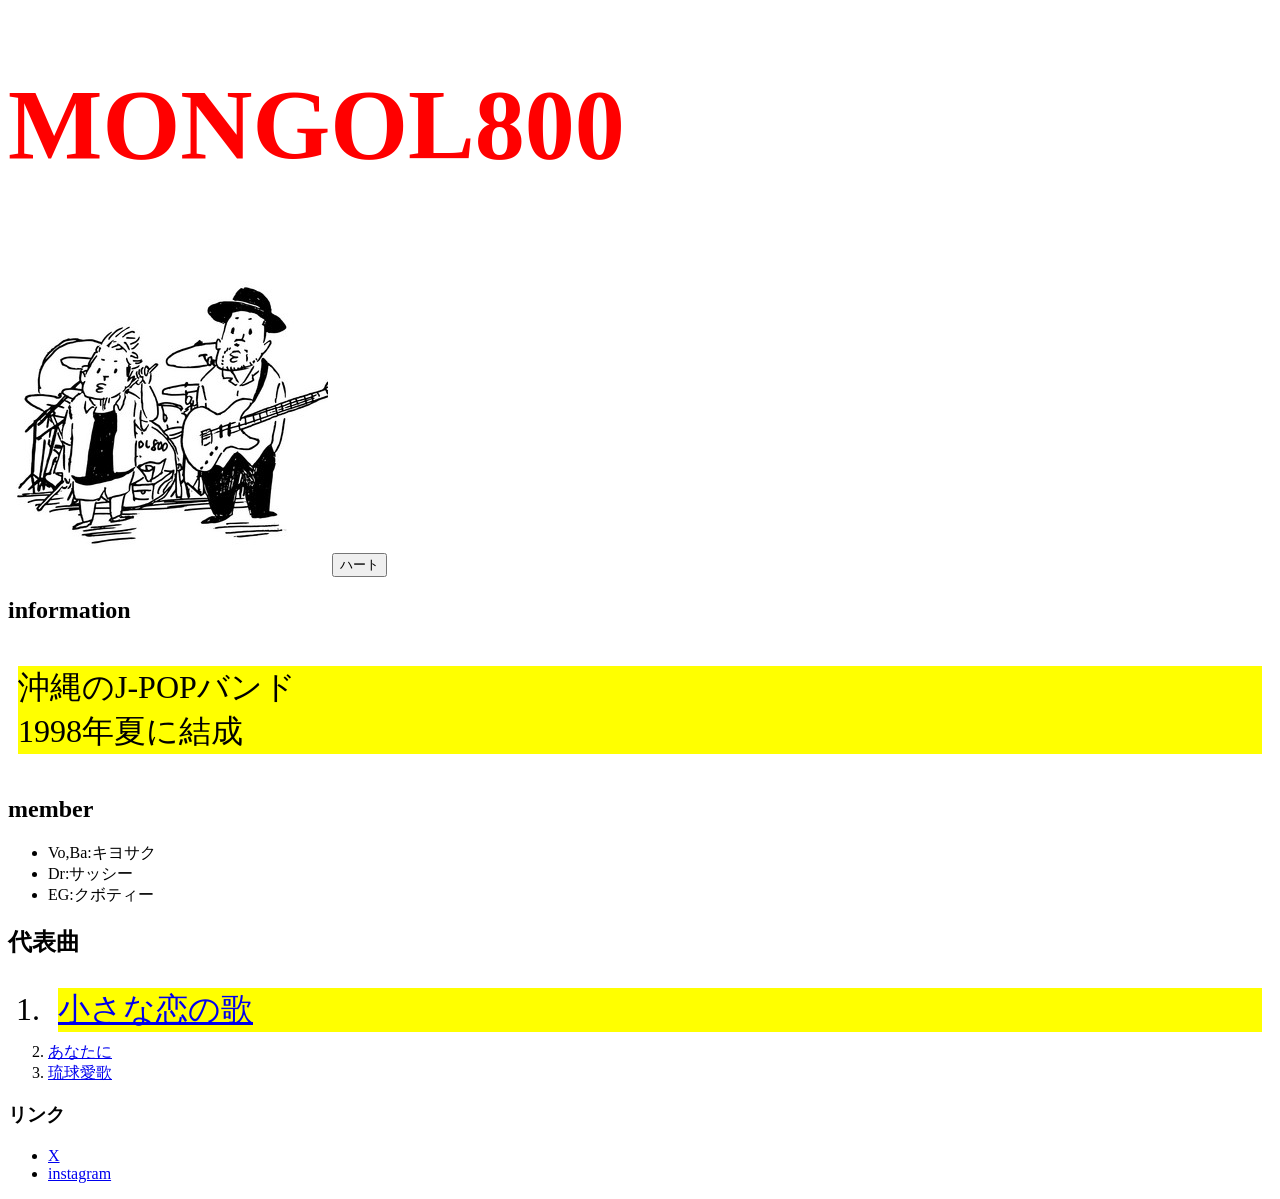
<file: web/practice/MONGOL800_1/index.html>
<!DOCTYPE html>
<html lang = 'ja'>
    <head>
        <!--文字コード設定-->
        <meta charset="UTF-8">
        <!--スマホ対応-->
        <meta name='viewport' content='width=device-width,initial-scale=1.0'>  
        <title> MONGOL800 </title>
        <!--説明-->
        <meta name="description" content="this is a MONGOL800!!">
        <!--css,jsファイル読み込み-->
        <link rel="stylesheet" href="style.css">
        <script src="script.js" defer></script>
    </head>

    <body>
        <h1>MONGOL800</h1>
        <img src='img_mongol800.jpg' alt="MONGOL800のイメージ">
        <button id="button_heart">ハート</button>

        <h2>information</h2>
        <p class='markup'>
            沖縄のJ-POPバンド<br>
            1998年夏に結成<br>
        </p>

        <h2>member</h2>
        <p>
            <ul>
                <li>Vo,Ba:キヨサク</li>
                <li>Dr:サッシー</li>
                <li>EG:クボティー</li>
            </ul>
        </p>

        <h2>代表曲</h2>
        <p>
            <ol>
                <li class="markup"><a href='https://www.youtube.com/watch?v=JoJ6lnF07U4'>小さな恋の歌</a></li>
                <li><a href='https://www.youtube.com/watch?v=lWbJFp_OSSg'>あなたに</a></li>
                <li><a href="https://www.youtube.com/watch?v=fuu0sY6ho0g">琉球愛歌</a></li>
            </ol>
        </p>

        <h3>リンク</h3>
        <p>
            <ul>
                <li><a href="https://x.com/MONGOL800_info">X</a></li>
                <li><a href="https://www.instagram.com/mongol800_official/">instagram</a></li>
            </ul>
        </p>


    </body>
</html>
</file>
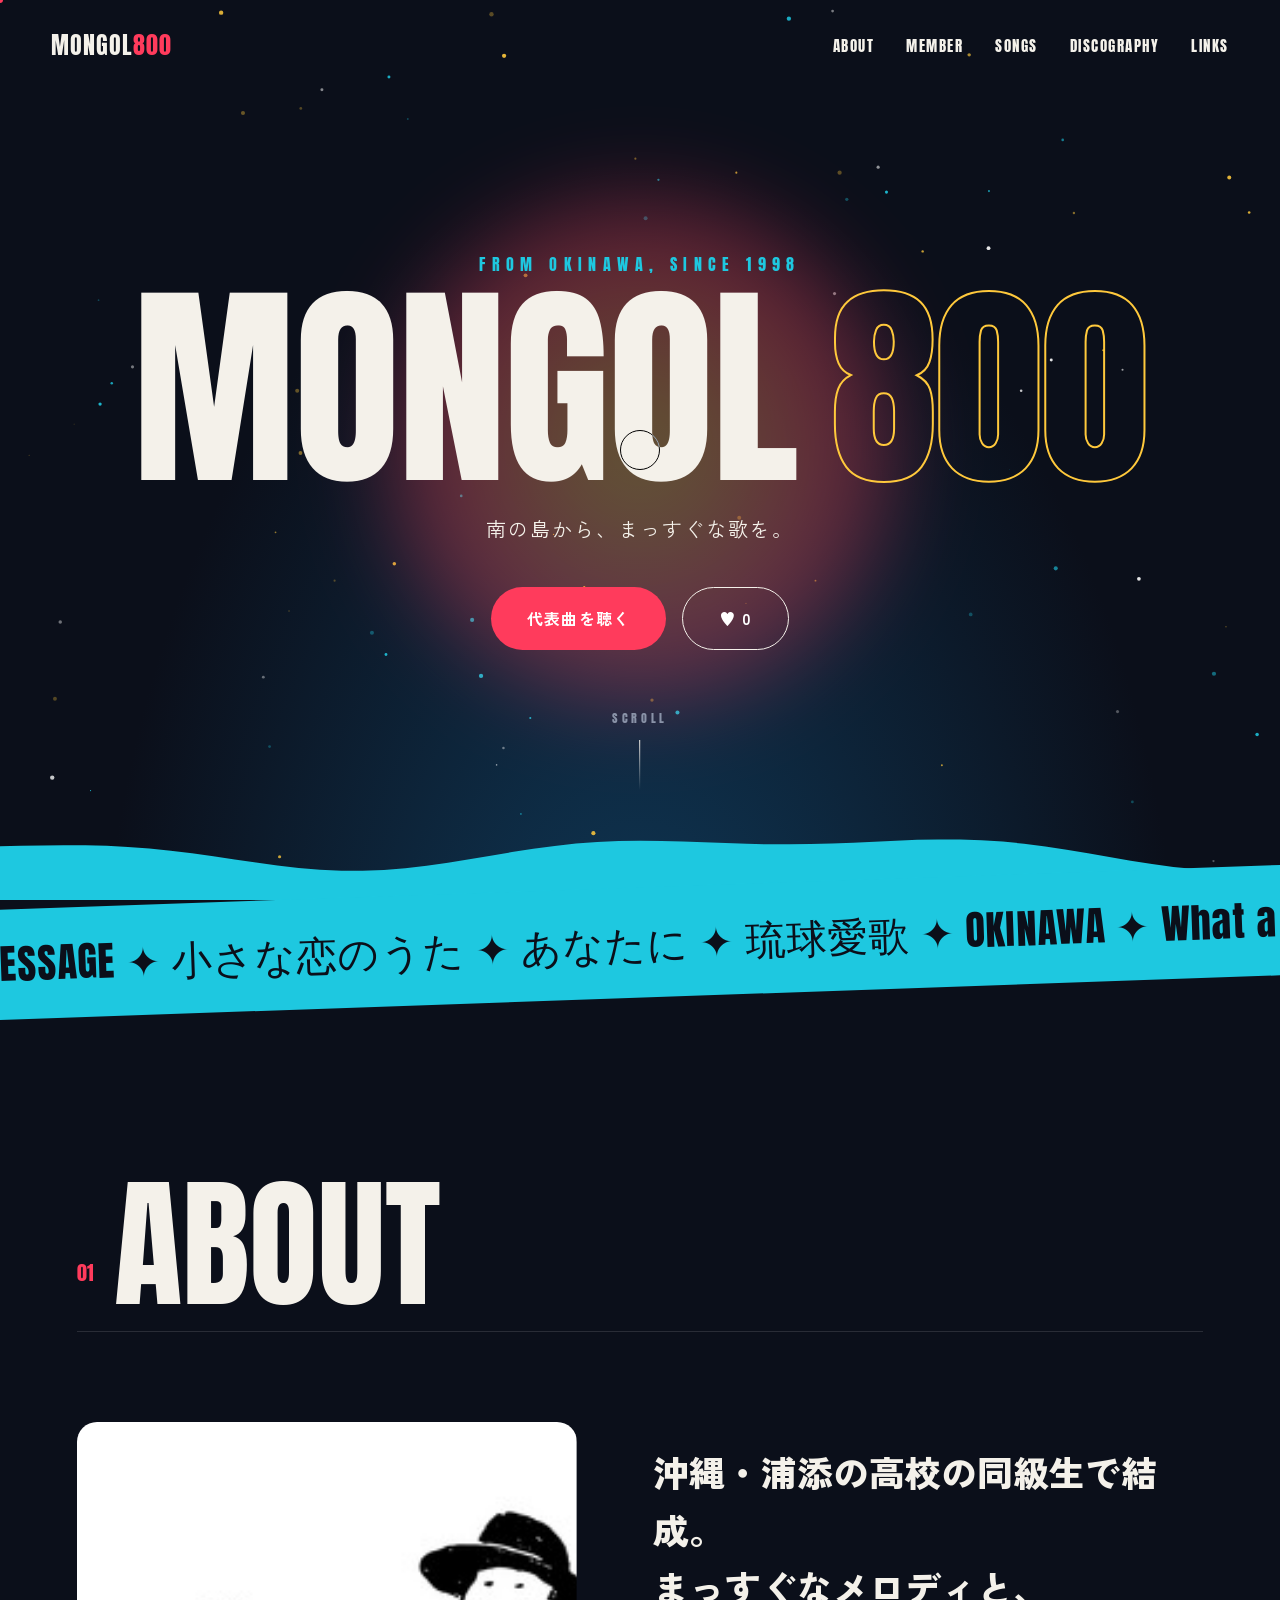
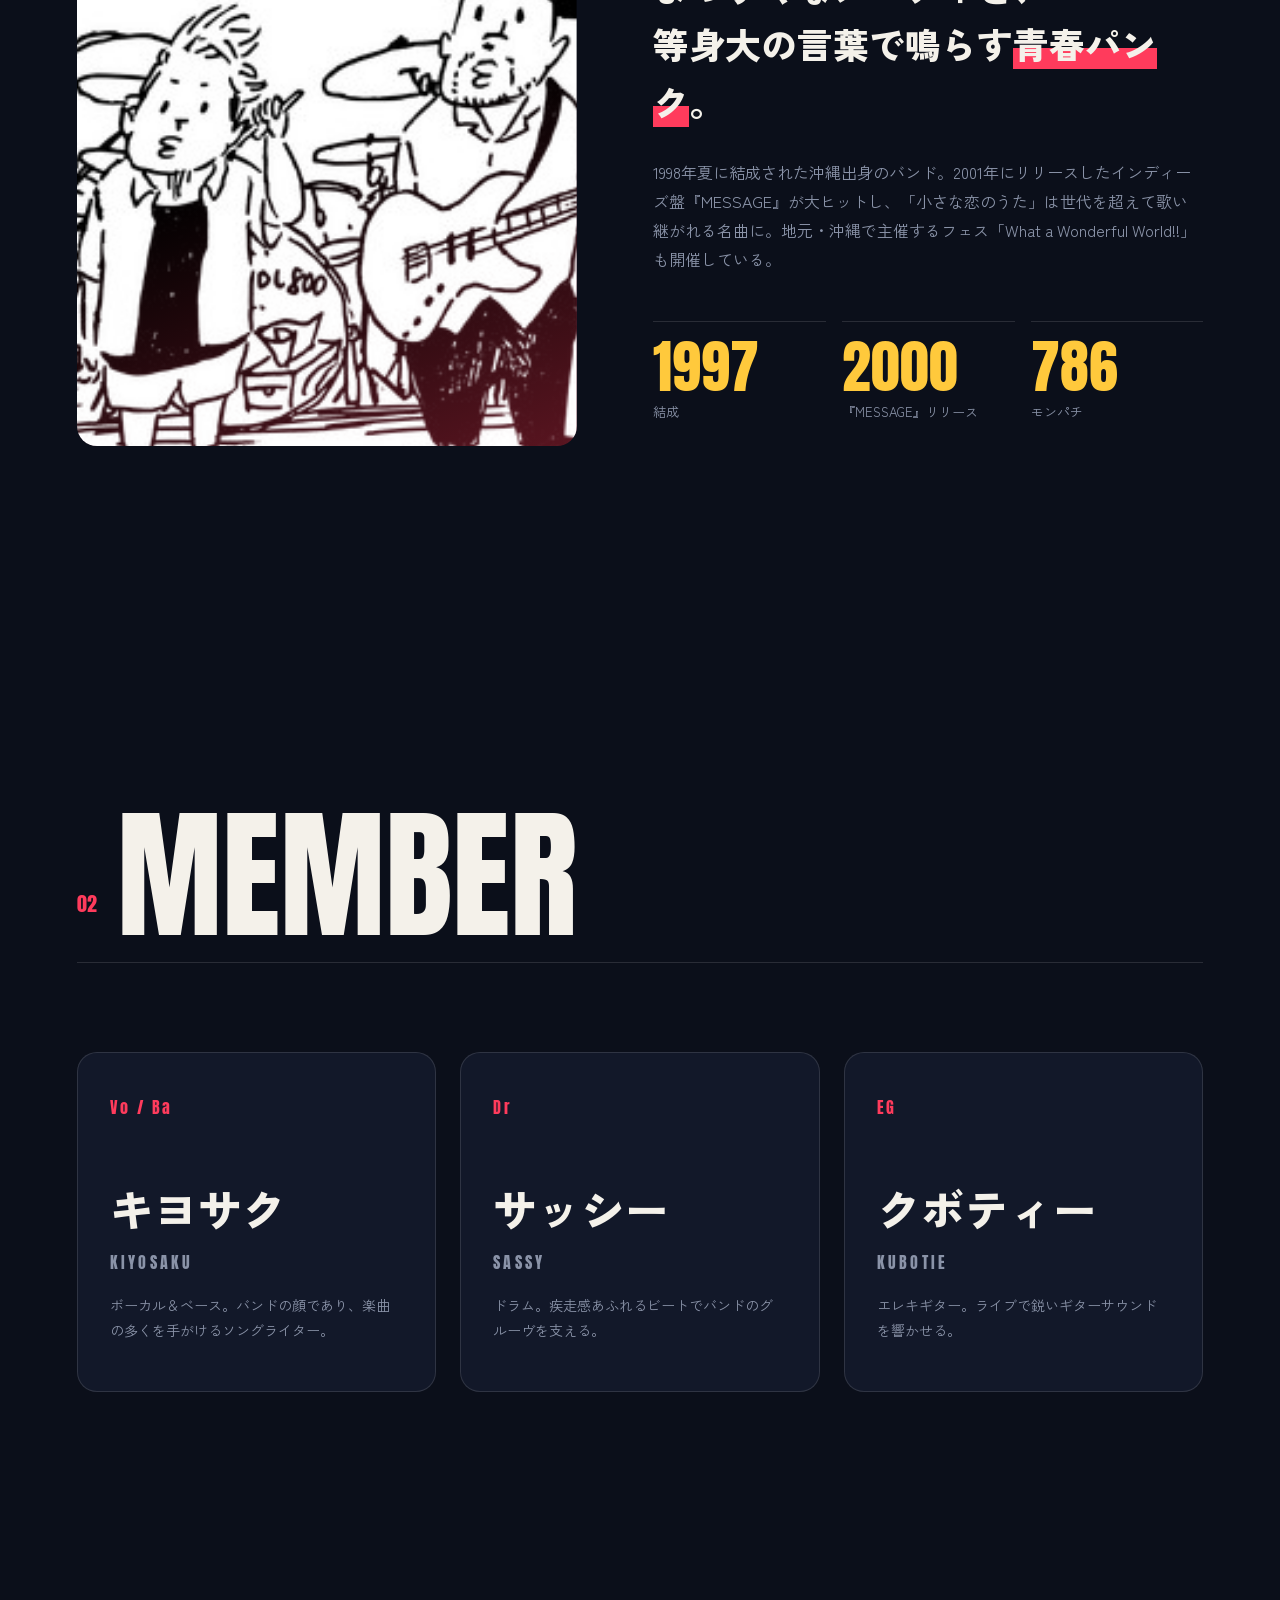
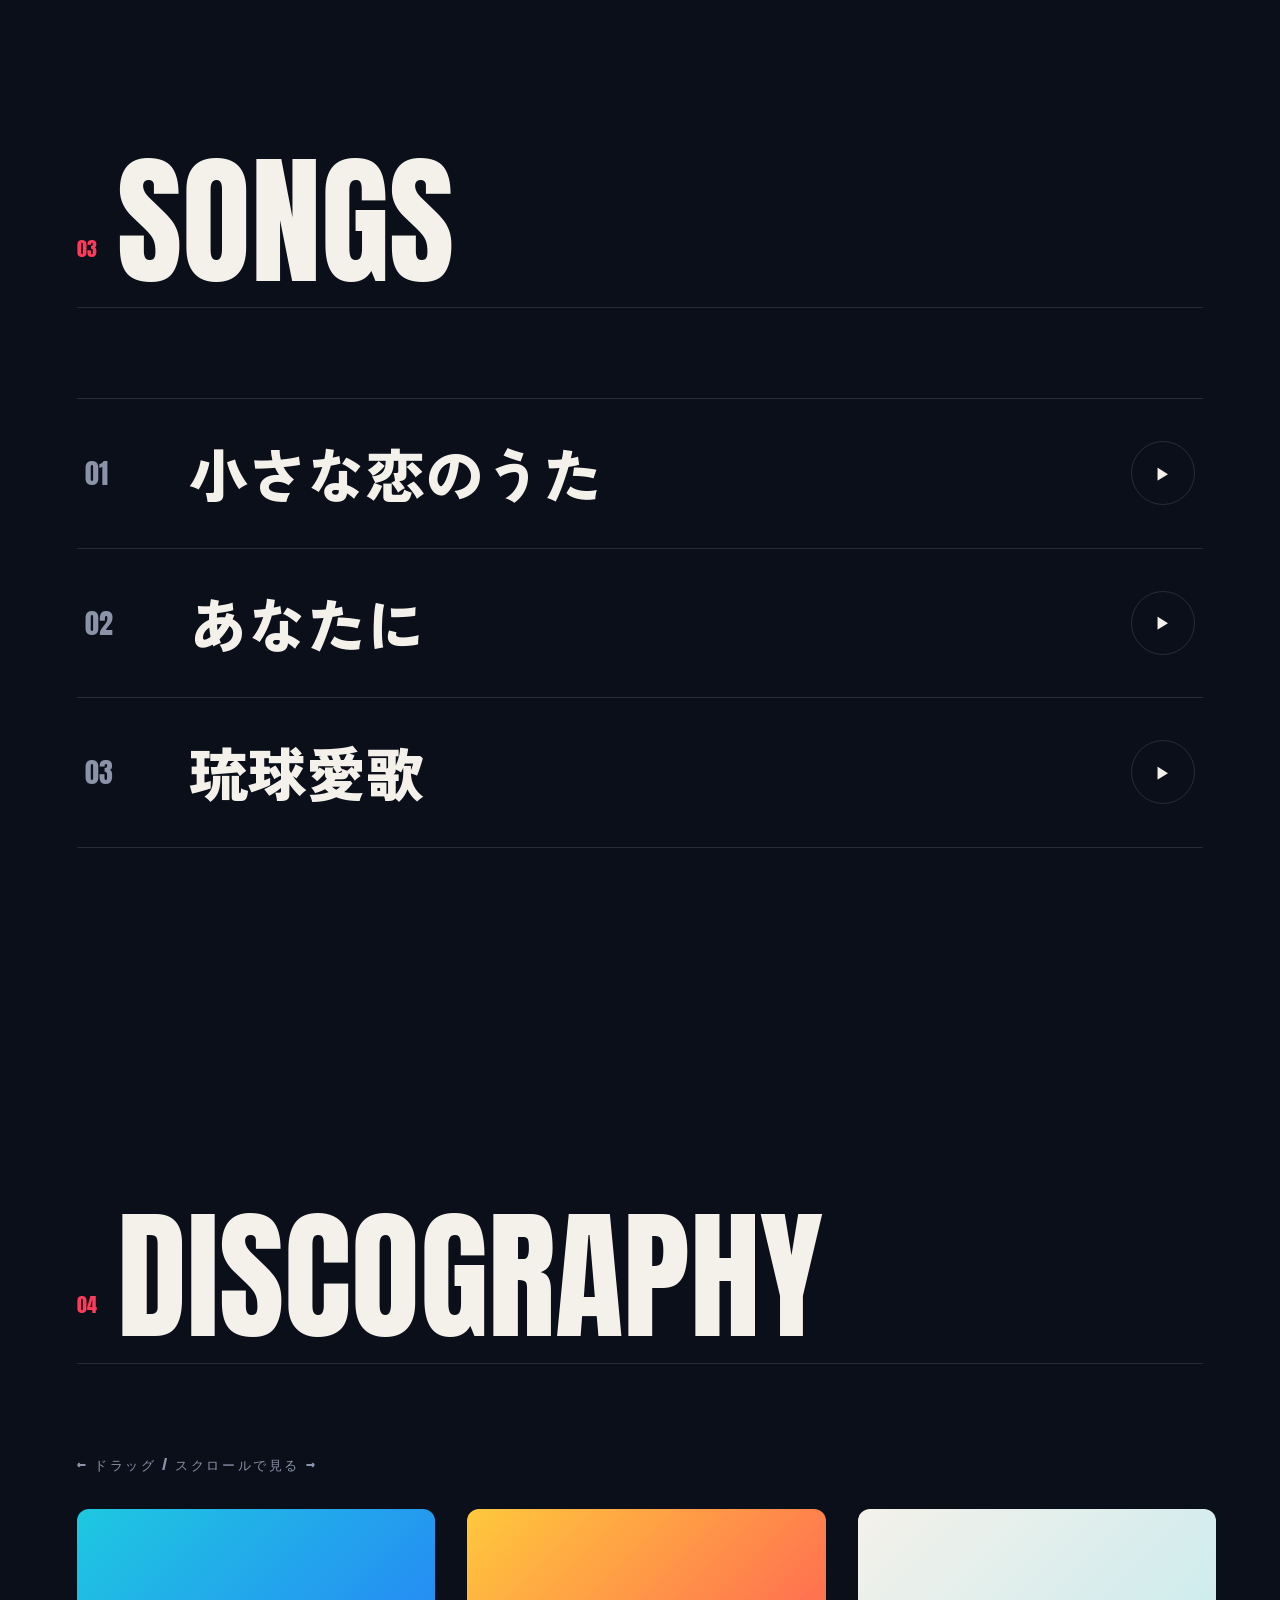
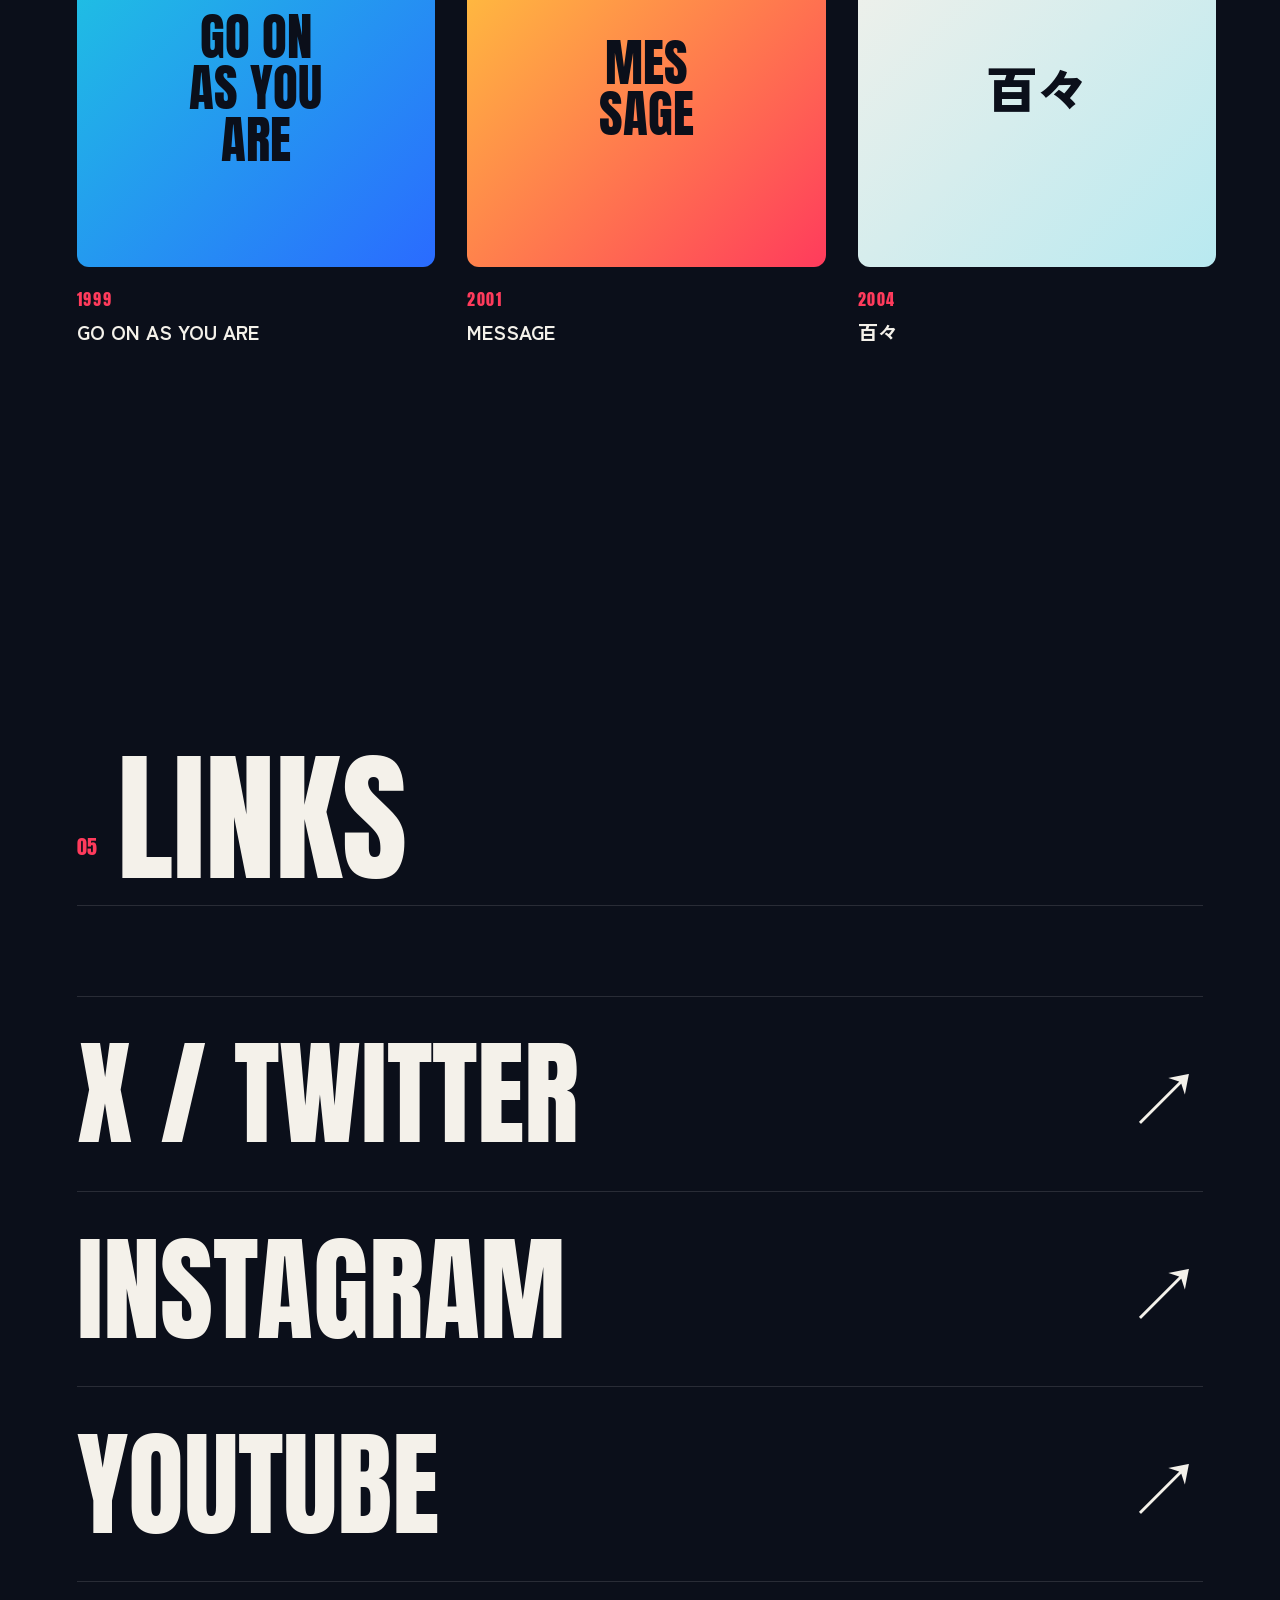
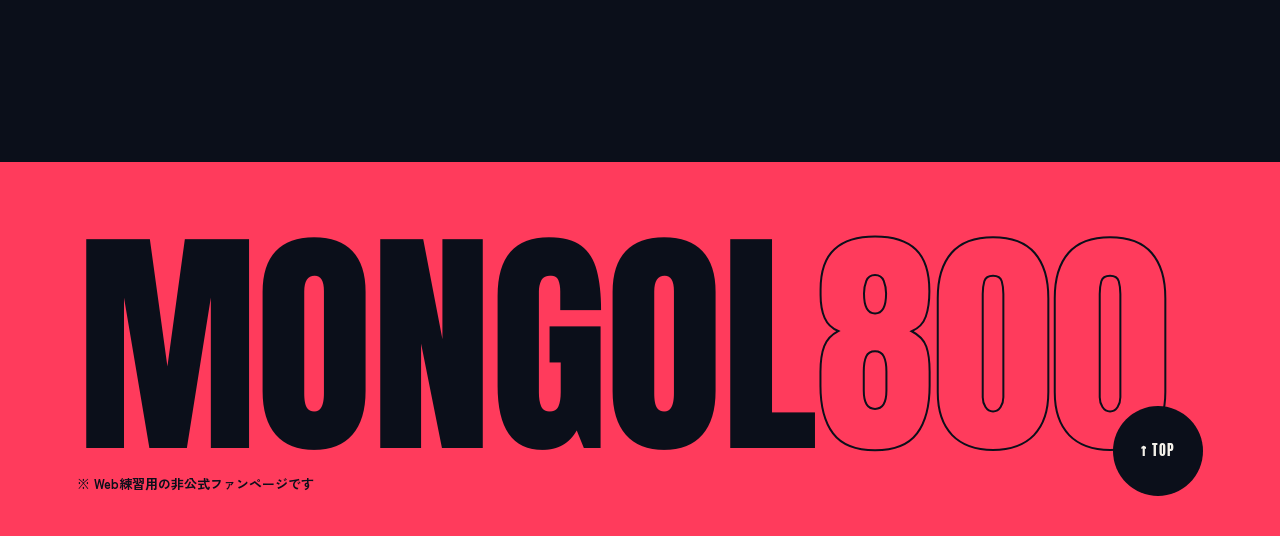
<file: web/practice/MONOL800/index.html>
<!DOCTYPE html>
<html lang="ja">
<head>
  <meta charset="UTF-8">
  <meta name="viewport" content="width=device-width, initial-scale=1.0">
  <title>MONGOL800 — 沖縄発、3ピースの青春</title>
  <meta name="description" content="沖縄出身のバンド MONGOL800 の非公式ファンページ（Web練習用）">
  <link rel="preconnect" href="https://fonts.googleapis.com">
  <link rel="preconnect" href="https://fonts.gstatic.com" crossorigin>
  <link href="https://fonts.googleapis.com/css2?family=Anton&family=Zen+Kaku+Gothic+New:wght@400;700;900&display=swap" rel="stylesheet">
  <link rel="stylesheet" href="style.css">
  <script src="script.js" defer></script>
</head>
<body>

  <!-- ローディング -->
  <div class="loader" id="loader">
    <div class="loader__count"><span id="loaderNum">0</span></div>
    <div class="loader__bar"><span id="loaderBar"></span></div>
  </div>

  <!-- カスタムカーソル -->
  <div class="cursor" id="cursor"></div>
  <div class="cursor-dot" id="cursorDot"></div>

  <!-- スクロール進捗 -->
  <div class="progress" id="progress"></div>

  <!-- ヘッダー -->
  <header class="header" id="header">
    <a href="#top" class="header__logo">MONGOL<span>800</span></a>
    <nav class="nav" id="nav">
      <a href="#about" class="nav__link">About</a>
      <a href="#member" class="nav__link">Member</a>
      <a href="#songs" class="nav__link">Songs</a>
      <a href="#discography" class="nav__link">Discography</a>
      <a href="#links" class="nav__link">Links</a>
    </nav>
    <button class="burger" id="burger" aria-label="メニュー"><span></span><span></span></button>
  </header>

  <main>
    <!-- HERO -->
    <section class="hero" id="top">
      <canvas class="hero__canvas" id="heroCanvas"></canvas>
      <div class="hero__sun"></div>
      <div class="hero__inner">
        <p class="hero__sub reveal-up">FROM OKINAWA, SINCE 1998</p>
        <h1 class="hero__title" aria-label="MONGOL800">
          <span class="split">MONGOL</span>
          <span class="split split--accent">800</span>
        </h1>
        <p class="hero__copy reveal-up">南の島から、まっすぐな歌を。</p>
        <div class="hero__actions reveal-up">
          <a href="#songs" class="btn magnetic"><span>代表曲を聴く</span></a>
          <button class="btn btn--ghost magnetic" id="heartBtn">
            <span>♥ <b id="heartCount">0</b></span>
          </button>
        </div>
      </div>
      <div class="hero__scroll"><span>SCROLL</span></div>
      <svg class="wave" viewBox="0 0 1440 120" preserveAspectRatio="none">
        <path id="wavePath" d=""></path>
      </svg>
    </section>

    <!-- マーキー -->
    <div class="marquee">
      <div class="marquee__track">
        <span>MESSAGE ✦ 小さな恋のうた ✦ あなたに ✦ 琉球愛歌 ✦ OKINAWA ✦ What a Wonderful World!! ✦&nbsp;</span>
        <span>MESSAGE ✦ 小さな恋のうた ✦ あなたに ✦ 琉球愛歌 ✦ OKINAWA ✦ What a Wonderful World!! ✦&nbsp;</span>
      </div>
    </div>

    <!-- ABOUT -->
    <section class="section about" id="about">
      <div class="section__head">
        <span class="section__num">01</span>
        <h2 class="section__title reveal-mask"><span>About</span></h2>
      </div>
      <div class="about__grid">
        <div class="about__img tilt reveal-clip">
          <img src="img_mongol800.jpg" alt="MONGOL800のイメージ" class="parallax-img">
        </div>
        <div class="about__text">
          <p class="about__lead reveal-up">
            沖縄・浦添の高校の同級生で結成。<br>
            まっすぐなメロディと、<br>
            等身大の言葉で鳴らす<em>青春パンク</em>。
          </p>
          <p class="reveal-up">
            1998年夏に結成された沖縄出身のバンド。2001年にリリースしたインディーズ盤『MESSAGE』が大ヒットし、「小さな恋のうた」は世代を超えて歌い継がれる名曲に。地元・沖縄で主催するフェス「What a Wonderful World!!」も開催している。
          </p>
          <div class="stats">
            <div class="stat reveal-up">
              <span class="stat__num" data-count="1998">0</span>
              <span class="stat__label">結成</span>
            </div>
            <div class="stat reveal-up">
              <span class="stat__num" data-count="2001">0</span>
              <span class="stat__label">『MESSAGE』リリース</span>
            </div>
            <div class="stat reveal-up">
              <span class="stat__num" data-count="800">0</span>
              <span class="stat__label">モンパチ</span>
            </div>
          </div>
        </div>
      </div>
    </section>

    <!-- MEMBER -->
    <section class="section member" id="member">
      <div class="section__head">
        <span class="section__num">02</span>
        <h2 class="section__title reveal-mask"><span>Member</span></h2>
      </div>
      <div class="member__list">
        <article class="card tilt reveal-up">
          <div class="card__glow"></div>
          <span class="card__part">Vo / Ba</span>
          <h3 class="card__name">キヨサク</h3>
          <p class="card__en">KIYOSAKU</p>
          <p class="card__desc">ボーカル＆ベース。バンドの顔であり、楽曲の多くを手がけるソングライター。</p>
        </article>
        <article class="card tilt reveal-up">
          <div class="card__glow"></div>
          <span class="card__part">Dr</span>
          <h3 class="card__name">サッシー</h3>
          <p class="card__en">SASSY</p>
          <p class="card__desc">ドラム。疾走感あふれるビートでバンドのグルーヴを支える。</p>
        </article>
        <article class="card tilt reveal-up">
          <div class="card__glow"></div>
          <span class="card__part">EG</span>
          <h3 class="card__name">クボティー</h3>
          <p class="card__en">KUBOTIE</p>
          <p class="card__desc">エレキギター。ライブで鋭いギターサウンドを響かせる。</p>
        </article>
      </div>
    </section>

    <!-- SONGS -->
    <section class="section songs" id="songs">
      <div class="section__head">
        <span class="section__num">03</span>
        <h2 class="section__title reveal-mask"><span>Songs</span></h2>
      </div>
      <ol class="song-list">
        <li class="song reveal-up">
          <a href="https://www.youtube.com/watch?v=JoJ6lnF07U4" target="_blank" rel="noopener" class="song__link">
            <span class="song__no">01</span>
            <span class="song__title">小さな恋のうた</span>
            <span class="song__desc">言わずと知れた代表曲。カラオケでも結婚式でも、何年経っても愛され続けるラブソング。</span>
            <span class="song__play">▶</span>
          </a>
        </li>
        <li class="song reveal-up">
          <a href="https://www.youtube.com/watch?v=lWbJFp_OSSg" target="_blank" rel="noopener" class="song__link">
            <span class="song__no">02</span>
            <span class="song__title">あなたに</span>
            <span class="song__desc">大切な人へのシンプルでまっすぐな想い。ライブでは大合唱が起こる一曲。</span>
            <span class="song__play">▶</span>
          </a>
        </li>
        <li class="song reveal-up">
          <a href="https://www.youtube.com/watch?v=fuu0sY6ho0g" target="_blank" rel="noopener" class="song__link">
            <span class="song__no">03</span>
            <span class="song__title">琉球愛歌</span>
            <span class="song__desc">沖縄への愛と平和への願いが込められた、モンパチらしい力強いナンバー。</span>
            <span class="song__play">▶</span>
          </a>
        </li>
      </ol>
    </section>

    <!-- DISCOGRAPHY -->
    <section class="section disco" id="discography">
      <div class="section__head">
        <span class="section__num">04</span>
        <h2 class="section__title reveal-mask"><span>Discography</span></h2>
      </div>
      <p class="disco__hint reveal-up">← ドラッグ / スクロールで見る →</p>
      <div class="disco__scroller" id="discoScroller">
        <div class="album reveal-up">
          <div class="album__cover album__cover--1"><span>GO ON<br>AS YOU<br>ARE</span></div>
          <p class="album__year">1999</p>
          <h3 class="album__title">GO ON AS YOU ARE</h3>
        </div>
        <div class="album reveal-up">
          <div class="album__cover album__cover--2"><span>MES<br>SAGE</span></div>
          <p class="album__year">2001</p>
          <h3 class="album__title">MESSAGE</h3>
        </div>
        <div class="album reveal-up">
          <div class="album__cover album__cover--3"><span>百々</span></div>
          <p class="album__year">2004</p>
          <h3 class="album__title">百々</h3>
        </div>
        <div class="album reveal-up">
          <div class="album__cover album__cover--4"><span>and<br>more…</span></div>
          <p class="album__year">— </p>
          <h3 class="album__title">最新作は公式サイトで</h3>
        </div>
      </div>
    </section>

    <!-- LINKS -->
    <section class="section links" id="links">
      <div class="section__head">
        <span class="section__num">05</span>
        <h2 class="section__title reveal-mask"><span>Links</span></h2>
      </div>
      <div class="links__list">
        <a href="https://x.com/MONGOL800_info" target="_blank" rel="noopener" class="big-link reveal-up">
          <span class="big-link__text" data-text="X / Twitter">X / Twitter</span>
          <span class="big-link__arrow">↗</span>
        </a>
        <a href="https://www.instagram.com/mongol800_official/" target="_blank" rel="noopener" class="big-link reveal-up">
          <span class="big-link__text" data-text="Instagram">Instagram</span>
          <span class="big-link__arrow">↗</span>
        </a>
        <a href="https://www.youtube.com/results?search_query=MONGOL800" target="_blank" rel="noopener" class="big-link reveal-up">
          <span class="big-link__text" data-text="YouTube">YouTube</span>
          <span class="big-link__arrow">↗</span>
        </a>
      </div>
    </section>
  </main>

  <footer class="footer">
    <p class="footer__big">MONGOL<span>800</span></p>
    <p class="footer__note">※ Web練習用の非公式ファンページです</p>
    <a href="#top" class="footer__top magnetic">↑ TOP</a>
  </footer>

</body>
</html>
</file>
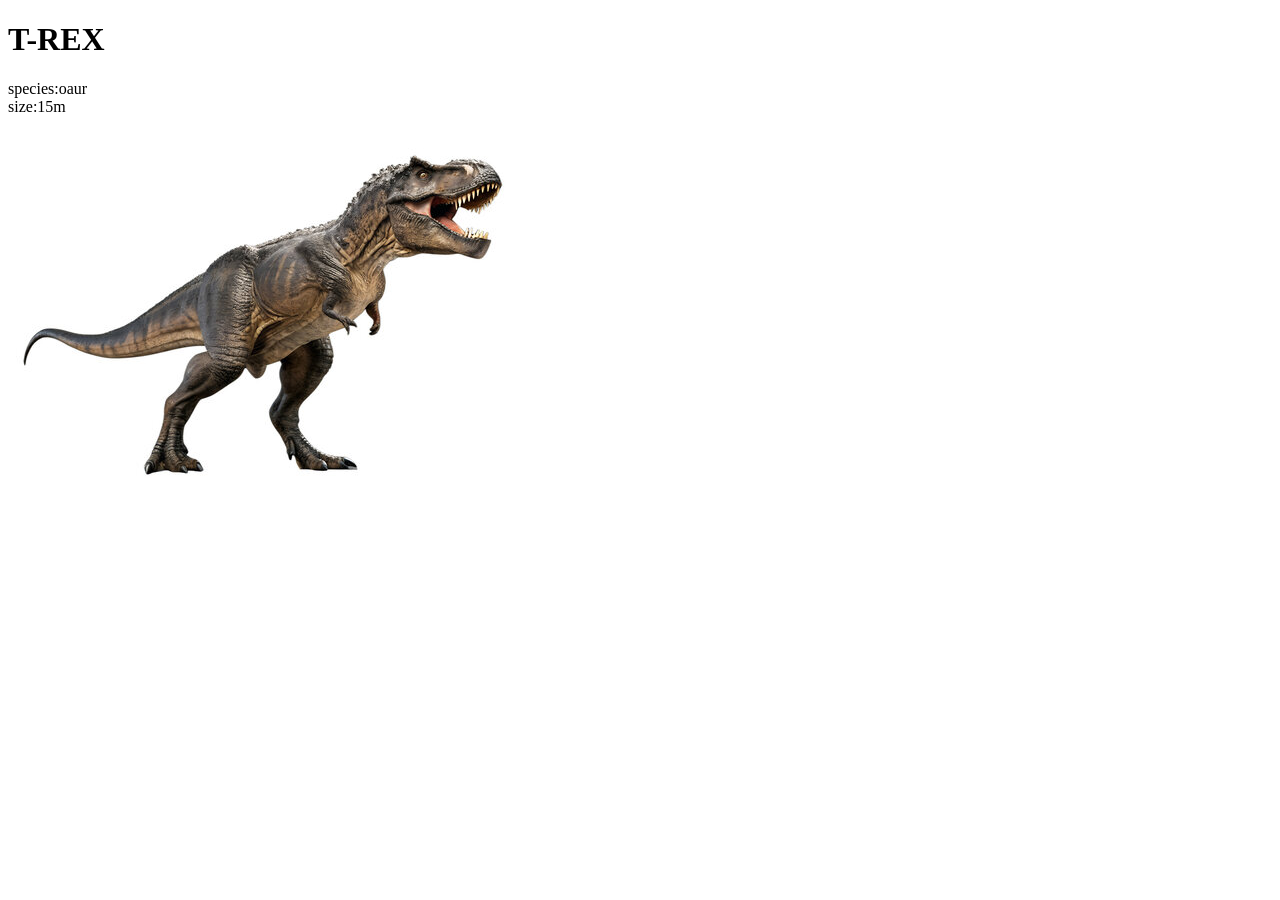
<file: web/practice/T-REX/index.html>
<!DOCTYPE html>
<html>
    <head>
        <title>T-REX</title>
    </head>

    <body>
        <h1>
            T-REX
        </h1>

        <p>
            species:oaur<br>
            size:15m
        </p>
        <img src = 'img_trex.jpg' alt = 'T-REXの写真'> 
    </body>
</html>
</file>
<file: web/practice/MONGOL800_1/style.css>
h1{
    color:red;
    font-size:100px;
}

.markup{
    font-size:32px;
    color:black;
    text-align:left;
    background-color:yellow;
    border:10px solid white;
}

p{
    font-size:10px;
}
</file>
<file: web/practice/MONOL800/style.css>
/* =========================================
   MONGOL800 — style
   ========================================= */
:root {
  --bg: #0b0f1a;
  --bg-2: #121829;
  --text: #f4f1ea;
  --muted: #8a93a8;
  --sea: #1ec8e0;
  --hibiscus: #ff3b5c;
  --sun: #ffc93c;
  --line: rgba(255, 255, 255, 0.12);
  --ease: cubic-bezier(0.22, 1, 0.36, 1);
  --en: "Anton", sans-serif;
  --ja: "Zen Kaku Gothic New", sans-serif;
}

*,
*::before,
*::after { box-sizing: border-box; margin: 0; padding: 0; }

html { scroll-behavior: smooth; overflow-x: clip; }

body {
  background: var(--bg);
  color: var(--text);
  font-family: var(--ja);
  line-height: 1.8;
  overflow-x: hidden;
}
body.is-loading { overflow: hidden; }

a { color: inherit; text-decoration: none; }
img { display: block; max-width: 100%; }
button { font: inherit; color: inherit; background: none; border: 0; cursor: pointer; }

@media (hover: hover) {
  body, a, button { cursor: none; }
}

/* ---------- Loader ---------- */
.loader {
  position: fixed; inset: 0; z-index: 1000;
  background: var(--bg);
  display: flex; flex-direction: column; align-items: center; justify-content: center; gap: 24px;
  transition: clip-path 1s var(--ease);
  clip-path: inset(0 0 0 0);
}
.loader.is-done { clip-path: inset(0 0 100% 0); }
.loader__count { font-family: var(--en); font-size: clamp(80px, 18vw, 220px); line-height: 1; color: var(--sun); }
.loader__bar { width: min(320px, 70vw); height: 2px; background: var(--line); overflow: hidden; }
.loader__bar span { display: block; height: 100%; width: 0; background: linear-gradient(90deg, var(--sea), var(--hibiscus)); }

/* ---------- Cursor ---------- */
.cursor, .cursor-dot {
  position: fixed; top: 0; left: 0; z-index: 999; pointer-events: none;
  border-radius: 50%; transform: translate(-50%, -50%);
}
.cursor {
  width: 40px; height: 40px; border: 1px solid var(--text);
  mix-blend-mode: difference;
  transition: width .3s var(--ease), height .3s var(--ease), background .3s;
}
.cursor.is-hover { width: 80px; height: 80px; background: var(--text); }
.cursor-dot { width: 6px; height: 6px; background: var(--hibiscus); }
@media (hover: none) { .cursor, .cursor-dot { display: none; } }

/* ---------- Progress ---------- */
.progress {
  position: fixed; top: 0; left: 0; z-index: 200; height: 3px; width: 100%;
  background: linear-gradient(90deg, var(--sea), var(--sun), var(--hibiscus));
  transform-origin: left; transform: scaleX(0);
}

/* ---------- Header ---------- */
.header {
  position: fixed; top: 0; left: 0; right: 0; z-index: 100;
  display: flex; align-items: center; justify-content: space-between;
  padding: 24px clamp(16px, 4vw, 56px);
  transition: padding .4s var(--ease), background .4s, transform .5s var(--ease);
}
.header.is-scrolled { padding-top: 14px; padding-bottom: 14px; background: rgba(11, 15, 26, .75); backdrop-filter: blur(12px); }
.header.is-hidden { transform: translateY(-100%); }
.header__logo { font-family: var(--en); font-size: 24px; letter-spacing: .04em; }
.header__logo span { color: var(--hibiscus); }

.nav { display: flex; gap: 32px; }
.nav__link {
  position: relative; font-family: var(--en); font-size: 15px; letter-spacing: .1em; text-transform: uppercase;
  overflow: hidden; display: inline-block;
}
.nav__link::after {
  content: ""; position: absolute; left: 0; bottom: 2px; width: 100%; height: 2px; background: var(--sun);
  transform: scaleX(0); transform-origin: right; transition: transform .4s var(--ease);
}
.nav__link:hover::after, .nav__link.is-active::after { transform: scaleX(1); transform-origin: left; }

.burger { display: none; width: 36px; height: 24px; position: relative; z-index: 110; }
.burger span { position: absolute; left: 0; width: 100%; height: 2px; background: var(--text); transition: transform .4s var(--ease), top .4s var(--ease); }
.burger span:first-child { top: 6px; }
.burger span:last-child { top: 16px; }
.burger.is-open span:first-child { top: 11px; transform: rotate(45deg); }
.burger.is-open span:last-child { top: 11px; transform: rotate(-45deg); }

@media (max-width: 768px) {
  .burger { display: block; }
  .nav {
    position: fixed; inset: 0; flex-direction: column; align-items: center; justify-content: center; gap: 24px;
    background: var(--bg-2);
    clip-path: circle(0% at calc(100% - 34px) 36px);
    transition: clip-path .7s var(--ease);
  }
  .nav.is-open { clip-path: circle(150% at calc(100% - 34px) 36px); }
  .nav__link { font-size: 40px; }
}

/* ---------- Hero ---------- */
.hero {
  position: relative; min-height: 100svh; display: grid; place-items: center; overflow: hidden;
  background: radial-gradient(ellipse at 50% 120%, #0f3a5a 0%, var(--bg) 60%);
}
.hero__canvas { position: absolute; inset: 0; width: 100%; height: 100%; }
.hero__sun {
  position: absolute; width: min(60vw, 560px); aspect-ratio: 1; border-radius: 50%;
  background: radial-gradient(circle, var(--sun) 0%, var(--hibiscus) 55%, transparent 72%);
  filter: blur(40px); opacity: .35; top: 50%; left: 50%; transform: translate(-50%, -50%);
  animation: sunPulse 6s ease-in-out infinite;
}
@keyframes sunPulse {
  0%, 100% { transform: translate(-50%, -50%) scale(1); opacity: .3; }
  50% { transform: translate(-50%, -55%) scale(1.12); opacity: .45; }
}
.hero__inner { position: relative; z-index: 2; text-align: center; padding: 0 16px; }
.hero__sub { font-family: var(--en); letter-spacing: .4em; color: var(--sea); font-size: clamp(12px, 1.4vw, 16px); }
.hero__title {
  font-family: var(--en); font-weight: 400; line-height: .9;
  font-size: clamp(64px, 17vw, 260px); letter-spacing: -.01em;
  display: flex; flex-wrap: wrap; justify-content: center; gap: 0 .15em; margin: 12px 0 24px;
}
.split { display: inline-flex; }
.split .char {
  display: inline-block; transform: translateY(110%) rotate(8deg); opacity: 0;
  transition: transform 1.1s var(--ease), opacity 1.1s var(--ease);
}
.is-ready .split .char { transform: none; opacity: 1; }
.split--accent .char {
  color: transparent; -webkit-text-stroke: 2px var(--sun);
  animation: strokeFill 4s ease-in-out infinite;
}
@keyframes strokeFill {
  0%, 100% { color: transparent; }
  50% { color: var(--sun); }
}
.split .char:hover { color: var(--hibiscus); transition: color .1s; }
.hero__copy { font-size: clamp(15px, 1.8vw, 20px); color: var(--text); opacity: .85; letter-spacing: .1em; }
.hero__actions { margin-top: 40px; display: flex; gap: 16px; justify-content: center; flex-wrap: wrap; }

.hero__scroll {
  position: absolute; bottom: 110px; left: 50%; transform: translateX(-50%); z-index: 2;
  font-family: var(--en); font-size: 12px; letter-spacing: .3em; color: var(--muted);
  display: flex; flex-direction: column; align-items: center; gap: 10px;
}
.hero__scroll::after {
  content: ""; width: 1px; height: 50px; background: linear-gradient(var(--text), transparent);
  animation: scrollLine 2s var(--ease) infinite; transform-origin: top;
}
@keyframes scrollLine {
  0% { transform: scaleY(0); }
  50% { transform: scaleY(1); transform-origin: top; }
  51% { transform-origin: bottom; }
  100% { transform: scaleY(0); transform-origin: bottom; }
}
@media (max-width: 600px), (max-height: 760px) { .hero__scroll { display: none; } }
.wave { position: absolute; bottom: -1px; left: 0; width: 100%; height: 100px; z-index: 3; }
.wave path { fill: var(--sea); }

/* ---------- Buttons ---------- */
.btn {
  position: relative; display: inline-flex; align-items: center; justify-content: center;
  padding: 16px 36px; border-radius: 999px; overflow: hidden;
  background: var(--hibiscus); color: #fff; font-weight: 700; letter-spacing: .08em;
  transition: transform .3s var(--ease);
}
.btn span { position: relative; z-index: 1; pointer-events: none; }
.btn::before {
  content: ""; position: absolute; inset: 0; background: var(--sun);
  transform: translateY(101%); border-radius: 50% 50% 0 0; transition: transform .5s var(--ease), border-radius .5s var(--ease);
}
.btn:hover::before { transform: translateY(0); border-radius: 0; }
.btn:hover { color: var(--bg); }
.btn--ghost { background: transparent; border: 1px solid var(--text); }
.btn--ghost.pop { animation: pop .4s var(--ease); }
@keyframes pop { 50% { transform: scale(1.15); } }

.heart-fly {
  position: fixed; z-index: 500; pointer-events: none; color: var(--hibiscus);
  font-size: 24px; animation: heartFly 1.4s var(--ease) forwards;
}
@keyframes heartFly {
  0% { transform: translate(-50%, -50%) scale(.4); opacity: 1; }
  100% { transform: translate(calc(-50% + var(--x)), calc(-50% - 180px)) scale(1.4) rotate(var(--r)); opacity: 0; }
}

/* ---------- Marquee ---------- */
.marquee {
  background: var(--sea); color: var(--bg); overflow: hidden; padding: 18px 0;
  transform: rotate(-2deg) scale(1.05); margin: -10px 0 0; position: relative; z-index: 4;
}
.marquee__track { display: flex; width: max-content; animation: marquee 30s linear infinite; }
.marquee__track span { font-family: var(--en); font-size: clamp(22px, 3vw, 40px); white-space: nowrap; letter-spacing: .03em; }
.marquee:hover .marquee__track { animation-play-state: paused; }
@keyframes marquee { to { transform: translateX(-50%); } }

/* ---------- Section ---------- */
.section { padding: clamp(100px, 14vw, 180px) clamp(16px, 6vw, 96px); max-width: 1400px; margin: 0 auto; }
.section__head { display: flex; align-items: flex-end; gap: 20px; margin-bottom: clamp(48px, 7vw, 96px); border-bottom: 1px solid var(--line); padding-bottom: 16px; }
.section__num { font-family: var(--en); color: var(--hibiscus); font-size: 20px; padding-bottom: 1.2em; }
.section__title { font-family: var(--en); font-weight: 400; font-size: clamp(44px, 11vw, 160px); line-height: 1; text-transform: uppercase; }

/* reveal: mask */
.reveal-mask { overflow: hidden; }
.reveal-mask span { display: inline-block; transform: translateY(105%); transition: transform 1.1s var(--ease); }
.reveal-mask.is-in span { transform: none; }

/* reveal: up */
.reveal-up { opacity: 0; transform: translateY(48px); transition: opacity 1s var(--ease), transform 1s var(--ease); transition-delay: var(--d, 0s); }
.reveal-up.is-in { opacity: 1; transform: none; }

/* reveal: clip */
/* 完全に隠れた要素はIntersectionObserverが検知しないので、中身の画像側を切り抜く */
.reveal-clip img { clip-path: inset(100% 0 0 0); transition: clip-path 1.4s var(--ease); }
.reveal-clip.is-in img { clip-path: inset(0 0 0 0); }

/* ---------- About ---------- */
.about__grid { display: grid; grid-template-columns: 1fr 1.1fr; gap: clamp(32px, 6vw, 96px); align-items: center; }
.about__img { border-radius: 20px; overflow: hidden; aspect-ratio: 4 / 5; position: relative; }
.about__img img { width: 100%; height: 120%; object-fit: cover; }
.about__img::after {
  content: ""; position: absolute; inset: 0;
  background: linear-gradient(160deg, transparent 50%, rgba(255, 59, 92, .35));
  mix-blend-mode: screen;
}
.about__lead { font-size: clamp(22px, 2.8vw, 36px); font-weight: 900; line-height: 1.6; margin-bottom: 28px; }
.about__lead em { font-style: normal; background: linear-gradient(transparent 60%, var(--hibiscus) 60%); }
.about__text > p:not(.about__lead) { color: var(--muted); }
.stats { display: grid; grid-template-columns: repeat(3, 1fr); gap: 16px; margin-top: 48px; }
.stat { border-top: 1px solid var(--line); padding-top: 16px; }
.stat__num { display: block; font-family: var(--en); font-size: clamp(36px, 4.5vw, 64px); line-height: 1; color: var(--sun); }
.stat__label { font-size: 13px; color: var(--muted); }
@media (max-width: 768px) {
  .about__grid { grid-template-columns: 1fr; }
  .stats { grid-template-columns: 1fr 1fr 1fr; }
}

/* ---------- Member ---------- */
.member__list { display: grid; grid-template-columns: repeat(3, 1fr); gap: 24px; perspective: 1000px; }
.card {
  position: relative; padding: 40px 32px 48px; border-radius: 20px; overflow: hidden;
  background: var(--bg-2); border: 1px solid var(--line);
  transform-style: preserve-3d; transition: transform .2s ease-out, border-color .4s;
  min-height: 340px; display: flex; flex-direction: column;
}
.card:hover { border-color: rgba(255, 201, 60, .5); }
.card__glow {
  position: absolute; width: 300px; height: 300px; border-radius: 50%; pointer-events: none;
  background: radial-gradient(circle, rgba(30, 200, 224, .35), transparent 70%);
  left: var(--mx, 50%); top: var(--my, 50%); transform: translate(-50%, -50%);
  opacity: 0; transition: opacity .4s;
}
.card:hover .card__glow { opacity: 1; }
.card__part { font-family: var(--en); color: var(--hibiscus); letter-spacing: .15em; transform: translateZ(30px); }
.card__name { font-size: clamp(30px, 3.4vw, 44px); font-weight: 900; margin-top: auto; transform: translateZ(50px); }
.card__en { font-family: var(--en); color: var(--muted); letter-spacing: .2em; transform: translateZ(40px); }
.card__desc { margin-top: 16px; font-size: 14px; color: var(--muted); transform: translateZ(20px); }
.member__list .card:nth-child(2) { --d: .12s; }
.member__list .card:nth-child(3) { --d: .24s; }
@media (max-width: 900px) { .member__list { grid-template-columns: 1fr; } .card { min-height: 260px; } }

/* ---------- Songs ---------- */
.song-list { list-style: none; border-top: 1px solid var(--line); }
.song { border-bottom: 1px solid var(--line); }
.song__link {
  position: relative; display: grid; grid-template-columns: 80px 1fr auto; grid-template-areas: "no title play" "no desc play";
  align-items: center; gap: 0 24px; padding: 36px 8px; overflow: hidden;
}
.song__link::before {
  content: ""; position: absolute; inset: 0; background: var(--hibiscus); z-index: -1;
  transform: scaleY(0); transform-origin: bottom; transition: transform .6s var(--ease);
}
.song__link:hover::before { transform: scaleY(1); }
.song__no { grid-area: no; font-family: var(--en); font-size: 28px; color: var(--muted); transition: color .4s; }
.song__title { grid-area: title; font-size: clamp(26px, 4.6vw, 60px); font-weight: 900; line-height: 1.3; transition: transform .6s var(--ease); }
.song__desc { grid-area: desc; color: var(--muted); font-size: 14px; max-height: 0; opacity: 0; overflow: hidden; transition: max-height .6s var(--ease), opacity .6s, color .4s; }
.song__play {
  grid-area: play; width: 64px; height: 64px; border-radius: 50%; border: 1px solid var(--line);
  display: grid; place-items: center; transition: transform .6s var(--ease), background .4s, color .4s;
}
.song__link:hover .song__title { transform: translateX(16px); }
.song__link:hover .song__desc { max-height: 80px; opacity: 1; color: rgba(255,255,255,.85); }
.song__link:hover .song__no { color: var(--text); }
.song__link:hover .song__play { background: var(--text); color: var(--hibiscus); transform: rotate(360deg) scale(1.1); }
.song:nth-child(2) { --d: .1s; }
.song:nth-child(3) { --d: .2s; }
@media (max-width: 600px) {
  .song__link { grid-template-columns: 1fr auto; grid-template-areas: "no play" "title play" "desc desc"; gap: 4px 12px; padding: 28px 4px; }
  .song__no { font-size: 18px; }
  .song__play { width: 44px; height: 44px; }
  .song__desc { max-height: none; opacity: 1; }
}

/* ---------- Discography ---------- */
.disco { max-width: none; padding-right: 0; }
.disco .section__head { margin-right: clamp(16px, 6vw, 96px); }
.disco__hint { font-family: var(--en); letter-spacing: .2em; color: var(--muted); font-size: 13px; margin-bottom: 24px; }
.disco__scroller {
  display: flex; gap: 32px; overflow-x: auto; padding: 8px clamp(16px, 6vw, 96px) 40px 0;
  scroll-snap-type: x mandatory; scrollbar-width: none; user-select: none;
}
.disco__scroller::-webkit-scrollbar { display: none; }
.disco__scroller.is-dragging { scroll-snap-type: none; }
.album { flex: 0 0 clamp(240px, 28vw, 360px); scroll-snap-align: start; }
.album__cover {
  aspect-ratio: 1; border-radius: 12px; display: grid; place-items: center; text-align: center;
  font-family: var(--en); font-size: clamp(36px, 4vw, 56px); line-height: 1; color: var(--bg);
  transition: transform .6s var(--ease), box-shadow .6s var(--ease); position: relative; overflow: hidden;
}
.album__cover::after {
  content: ""; position: absolute; inset: -50%;
  background: linear-gradient(120deg, transparent 40%, rgba(255,255,255,.5) 50%, transparent 60%);
  transform: translateX(-100%); transition: transform .9s var(--ease);
}
.album:hover .album__cover { transform: translateY(-12px) rotate(-2deg); box-shadow: 0 30px 60px rgba(0,0,0,.5); }
.album:hover .album__cover::after { transform: translateX(100%); }
.album__cover--1 { background: linear-gradient(135deg, var(--sea), #2a6bff); }
.album__cover--2 { background: linear-gradient(135deg, var(--sun), var(--hibiscus)); }
.album__cover--3 { background: linear-gradient(135deg, #f4f1ea, #b8e9f0); font-family: var(--ja); font-weight: 900; }
.album__cover--4 { background: repeating-linear-gradient(45deg, var(--bg-2) 0 14px, #1b2338 14px 28px); color: var(--text); border: 1px solid var(--line); }
.album__year { font-family: var(--en); color: var(--hibiscus); margin-top: 18px; letter-spacing: .1em; }
.album__title { font-size: 20px; font-weight: 700; }

/* ---------- Links ---------- */
.links__list { border-top: 1px solid var(--line); }
.big-link {
  display: flex; align-items: center; justify-content: space-between; padding: 28px 0; border-bottom: 1px solid var(--line);
}
.big-link__text {
  position: relative; display: inline-block; overflow: hidden;
  font-family: var(--en); font-size: clamp(40px, 9vw, 120px); line-height: 1.1; text-transform: uppercase;
}
.big-link__arrow { font-size: clamp(32px, 6vw, 80px); transition: transform .6s var(--ease), color .4s; }
.big-link:hover .big-link__arrow { transform: rotate(45deg); color: var(--sun); }

/* text roll: inner wrapper created by JS */
.roll { display: inline-block; transition: transform .6s var(--ease); }
.big-link:hover .roll { transform: translateY(-100%); }
.roll__alt { display: block; position: absolute; top: 100%; left: 0; color: var(--sun); }

/* ---------- Footer ---------- */
.footer { position: relative; padding: 80px clamp(16px, 6vw, 96px) 40px; background: var(--hibiscus); color: var(--bg); overflow: hidden; }
.footer__big { font-family: var(--en); font-size: clamp(64px, 19vw, 300px); line-height: .85; letter-spacing: -.01em; }
.footer__big span { color: var(--sun); -webkit-text-stroke: 2px var(--bg); color: transparent; }
.footer__note { margin-top: 24px; font-size: 13px; font-weight: 700; }
.footer__top {
  position: absolute; right: clamp(16px, 6vw, 96px); bottom: 40px; width: 90px; height: 90px; border-radius: 50%;
  background: var(--bg); color: var(--text); display: grid; place-items: center; font-family: var(--en); letter-spacing: .1em; font-size: 14px;
}

@media (max-width: 600px) {
  .footer { padding-bottom: 140px; }
  .footer__top { width: 72px; height: 72px; bottom: 40px; right: 16px; }
}

@media (prefers-reduced-motion: reduce) {
  *, *::before, *::after { animation: none !important; transition: none !important; }
  .reveal-up, .reveal-clip img, .reveal-mask span, .split .char { opacity: 1 !important; transform: none !important; clip-path: none !important; }
}
</file>
